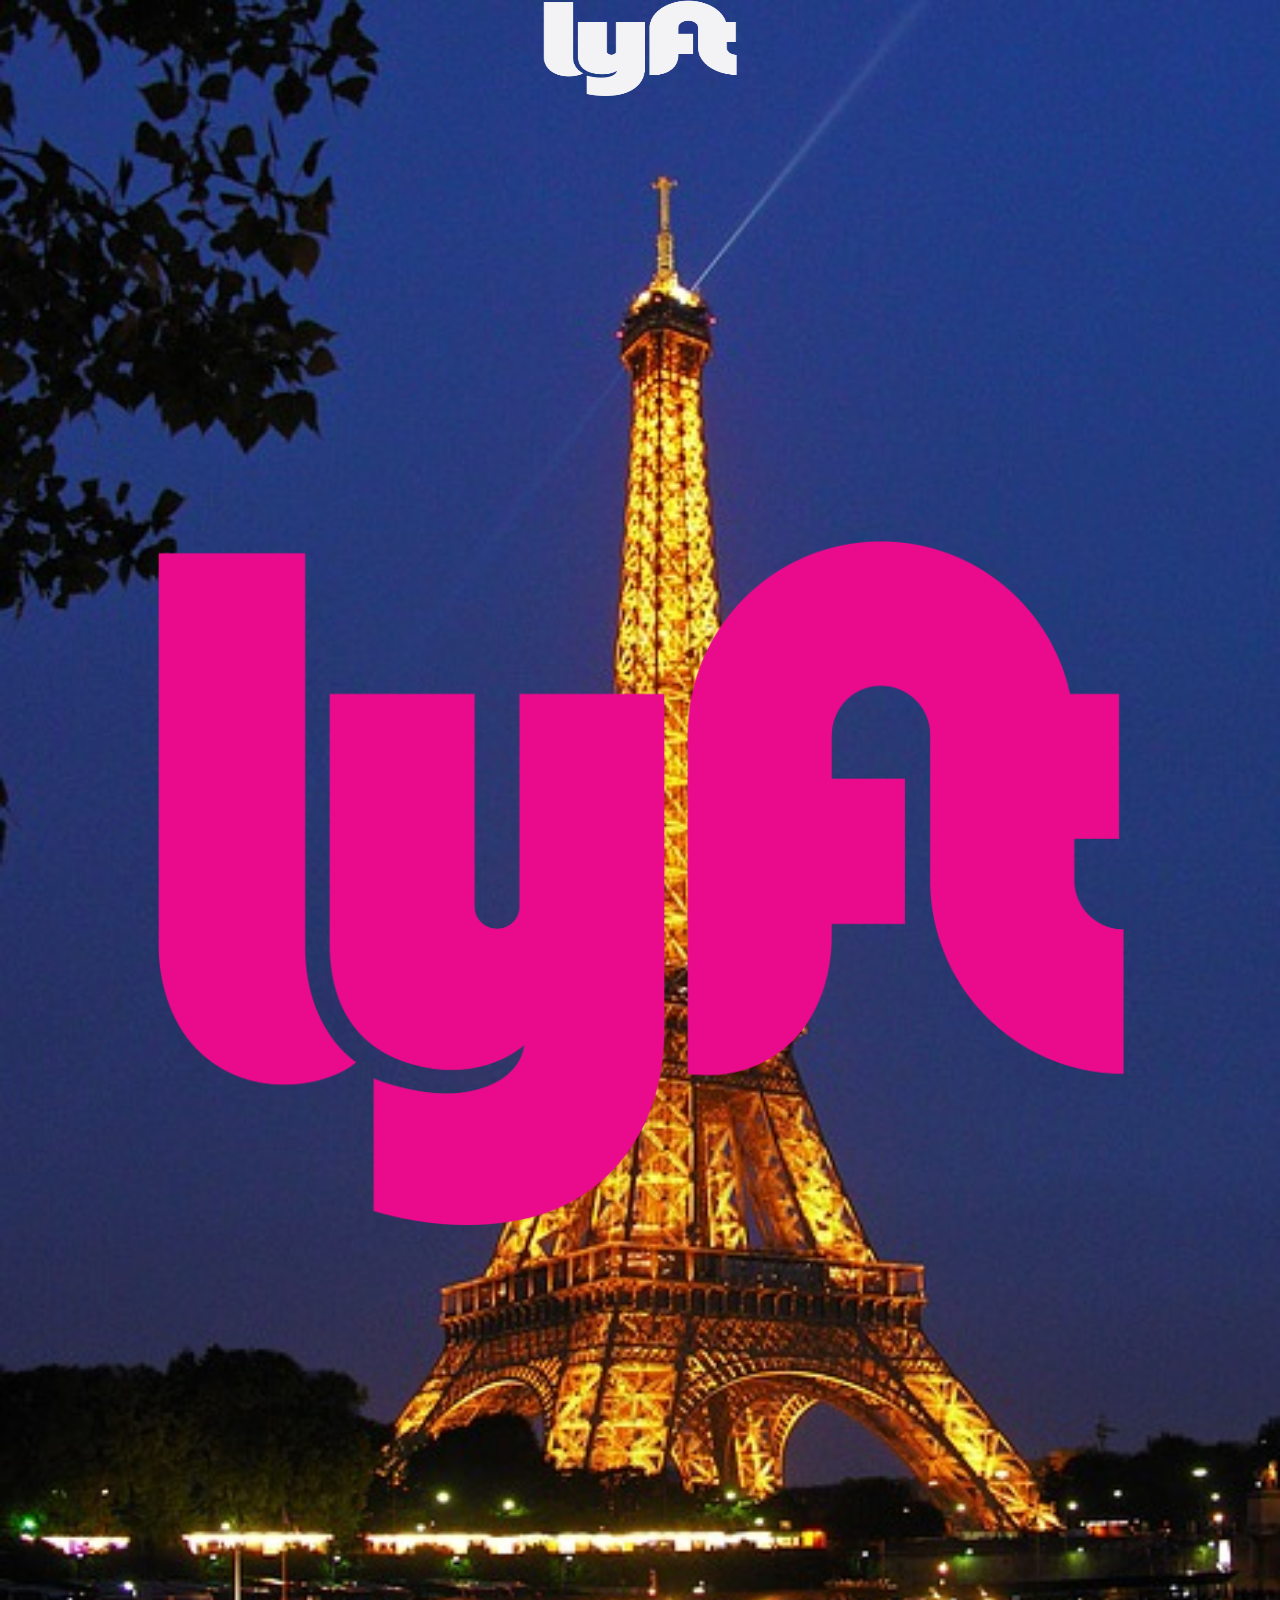
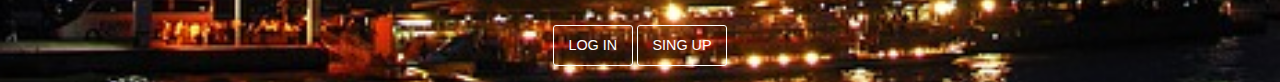
<file: index.html>
<!doctype html>
<html class="no-js" lang="en" dir="ltr">
  <head>
    <meta charset="utf-8">
    <meta http-equiv="x-ua-compatible" content="ie=edge">
    <meta name="viewport" content="width=device-width, initial-scale=1.0">
    <title>Reto Lift</title>
    <link rel="stylesheet" href="css/foundation.css">
    <link rel="stylesheet" href="css/app.css">
  </head>
  <body>
    <div class="row">
      <div class="small-12 medium-12 large-12 columns center marginB">
        <img class="logo1" src="./assets/images/logo-white.png" alt="">
      </div>
    </div>
    <div class="row">
      <div class="small-12 medium-12 large-12 columns center">
        <img src="./assets/images/logo-pink.png" alt="">
      </div>
    </div>
    <div class="row">
      <div class="small-2 columns">&nbsp;</div>
      <div class="small-8 medium-8 large-8 columns center marginT">
        <button type="button" class="alert button btn">LOG IN</button>
      <a href="index2.html">
        <button type="button" class="alert button btn">SING UP</button>
      </a>
      </div>
      <div class="small-2 medium-2 large-2 columns">&nbsp;</div>
    </div>
    <script src="js/vendor/jquery.js"></script>
    <script src="js/vendor/what-input.js"></script>
    <script src="js/vendor/foundation.js"></script>
    <script src="js/app.js"></script>
  </body>
</html>
</file>
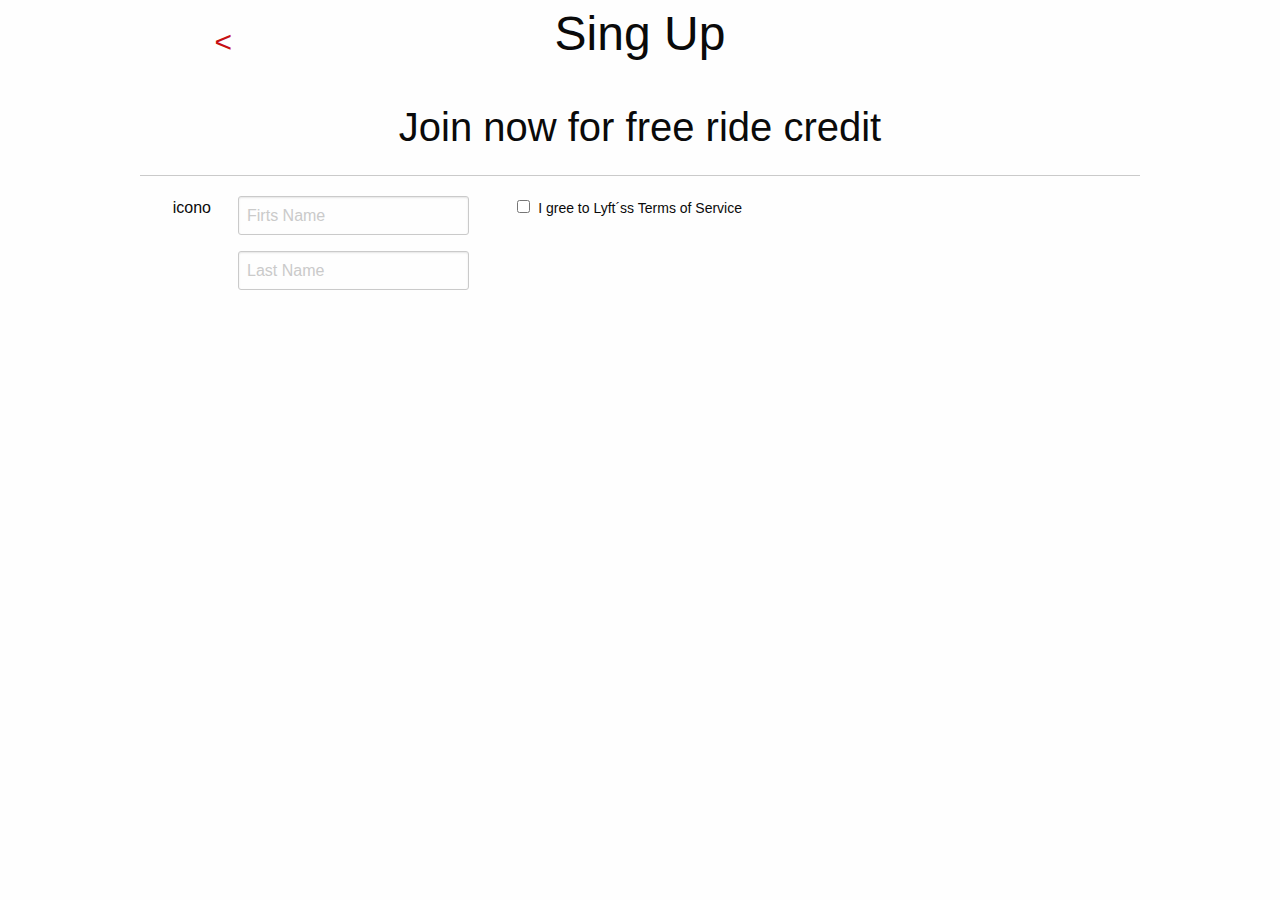
<file: formulario.html>
<!doctype html>
<html class="no-js" lang="en" dir="ltr">
  <head>
    <meta charset="utf-8">
    <meta http-equiv="x-ua-compatible" content="ie=edge">
    <meta name="viewport" content="width=device-width, initial-scale=1.0">
    <title>Reto Lift</title>
    <link rel="stylesheet" href="css/foundation.css">
    <link rel="stylesheet" href="css/app3.css">
  </head>
  <body>
    <div class="row">
      <div class="small-2 medium-2 large-2 columns boton center">
        <button type="button" class="success button btn"><</button>
      </div>
      <div class="small-8 medium-8 large-8 columns center">
        <h1 class="title">Sing Up</h1>
      </div>
      <div class="small-2 medium-2 large-2 columns">&nbsp;</div>
    </div>
    <div class="row">
      <div class="small-12 medium-12 large-12 center marginT">
        <h2>Join now for free ride credit</h2>
        <hr>
      </div>
      <div class="row">
        <div class="small-1 medium-1 large-1 columns">&nbsp;</div>
        <div class="small-2 medium-2 large-2 columns">
          icono
        </div>
        <div class="small-8 medium-8 large-8 columns">
          <input type="text" placeholder="Firts Name"> <input type="text" placeholder="Last Name">
        </div>
          <div class="small-1 medium-1 large-1 columns">&nbsp;</div>
      </div>
      <div class="check">
        <fieldset class="small-12 medium-12 large-12 columns center">
          <input id="checkbox1" type="checkbox"><label for="checkbox1">I gree to Lyft´ss <span>Terms of Service</span></label>
        </fieldset>
      </div>

      </div>
    </div>











    <script src="js/vendor/jquery.js"></script>
    <script src="js/vendor/what-input.js"></script>
    <script src="js/vendor/foundation.js"></script>
    <script src="js/app.js"></script>
  </body>
</html>
</file>
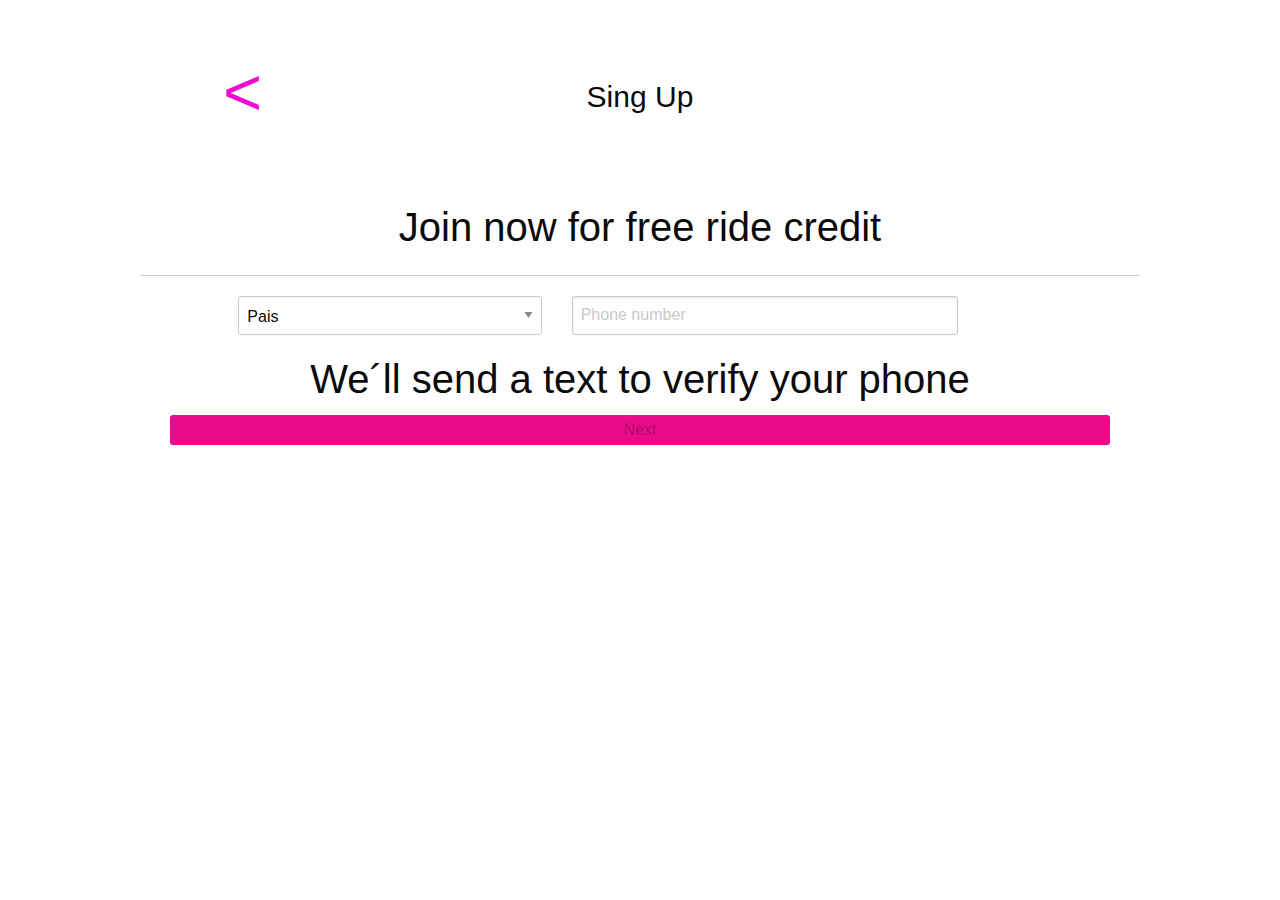
<file: index2.html>
<!doctype html>
<html class="no-js" lang="en" dir="ltr">
  <head>
    <meta charset="utf-8">
    <meta http-equiv="x-ua-compatible" content="ie=edge">
    <meta name="viewport" content="width=device-width, initial-scale=1.0">
    <title>Reto Lift</title>
    <link rel="stylesheet" href="./css/foundation.css">
    <link rel="stylesheet" href="css/app2.css">
  </head>
  <body>
    <div class="row">
      <div class="small-2 medium-2 large-2 columns boton">
        <button type="button" class="success button btn"><</button>
      </div>
      <div class="small-8 medium-8 large-8 columns center">
        <h1 class="title">Sing Up</h1>
      </div>
      <div class="small-2 medium-2 large-2 columns">&nbsp;</div>
    </div>
    <div class="row">
      <div class="small-12 medium-12 large-12 center marginT">
        <h2>Join now for free ride credit</h2>
        <hr>
      </div>
    </div>
    <div class="row cont">
      <div class="small-1 medium-1 large-1 columns">&nbsp;</div>
      <div class="smal-4 medium-4 large-4 columns">
        <select>
          <option value="pais"> Pais</option>
          <option value="Mexico"> México</option>
          <option value="Alemania">Alemania</option>
          <option value="Angola">Angola</option>
          <option value="Francia">Francia</option>
          <option value="Brasil">Brasil</option>
        </select>
      </div>
      <div class="small-6 medium-5 large-5 columns">
          <input type="number" placeholder="Phone number" id="phone">
      </div>
    </div>
    <div class="row">
      <div class="small-12 medium-12 large-12 columns center">
        <h2>We´ll send a text to verify your phone</h2>
      </div>
    </div>
    <div class="row">
      <div class="small-12 medium-12 large-12 columns center">
        <div class="small-12 medium-12 large-12 columns marginT">
          <button class="boton2"type="button" name="button" id="next" >Next</button>
        </div>
      </div>
    </div>
    <script src="js/vendor/jquery.js"></script>
    <script src="js/vendor/what-input.js"></script>
    <script src="js/vendor/foundation.js"></script>
    <script src="js/app.js"></script>
  </body>
</html>
</file>
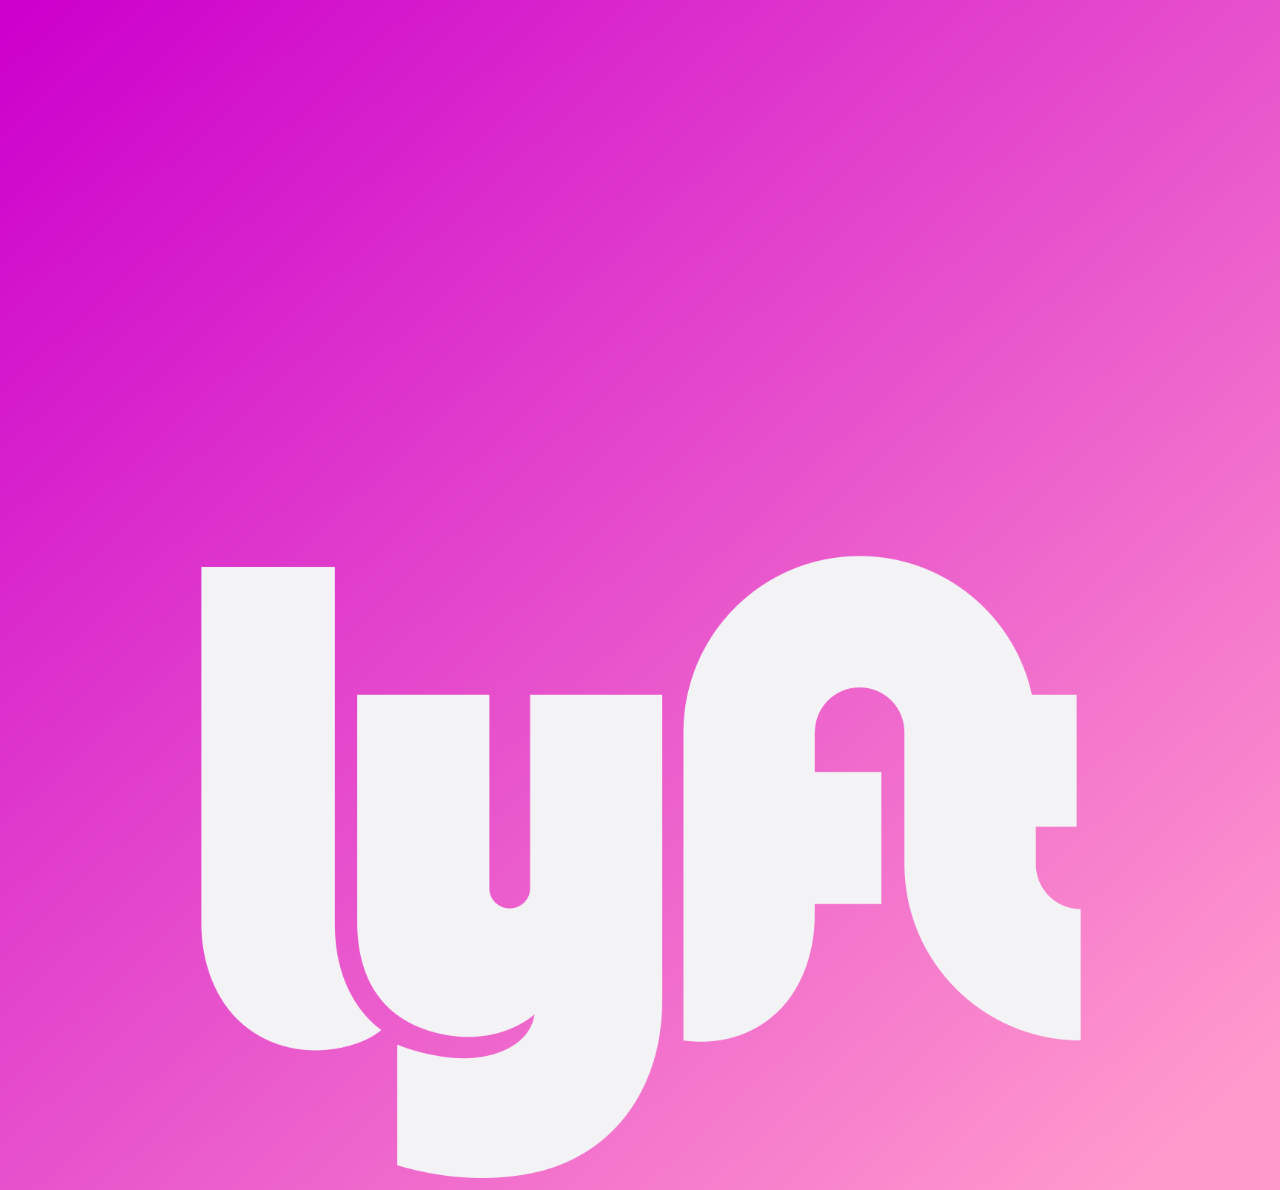
<file: splahs.html>
<!DOCTYPE html>
<html>
  <head>
    <meta charset="utf-8">
    <meta http-equiv="refresh" content="5;URL=index.html">
    <link rel="stylesheet" href="css/splahs.css">
    <title>Splahs Lyft</title>
  </head>
  <body>
    <div class="center">
      <img class="logo1" src="./assets/images/logo-white.png" alt="">
    </div>
  </body>
</html>
</file>
<file: css/app.css>
body{
  background-image: url("../assets/images/eiffel-torre.jpg");
  background-repeat: no-repeat;
  background-size: cover;
}
.logo1{
  width: 20%;
  height: 70%;
}
.center{
  text-align: center;
}
.marginB{
  margin-bottom: 40%;
}
.marginT{
  margin-top: 40%;
}
.button.alert {
    background-color: transparent;
    color: #fefefe;
    border-color: #fff;
  
}
</file>
<file: css/app3.css>
.center{
  text-align: center;
}
.button.success {
    background-color: #fefefe;
    color: #c60f13;
    font-size: 30px;
}
</file>
<file: css/app2.css>
.center{
  text-align: center;
}
.button.success {
    background-color: #fff;
    color: #ef0bd1;
    font-size: 67px;
    height: 40%;
}
.title{
  font-size: 30px;
  padding-top: 12%;
}
.hide{
  display: none;
}
.boton2{
  background: #ea0b8c;
  width: 100%;
  height: 30px;;
}
</file>
<file: css/splahs.css>
body{
  background: linear-gradient(to bottom right, #cc00cc 1%, #ff99cc 94%);
}
.logo1{
    width: 70%;
    height: 40%;
    padding-top: 43%;
}
.center{
  text-align: center;
}
</file>
